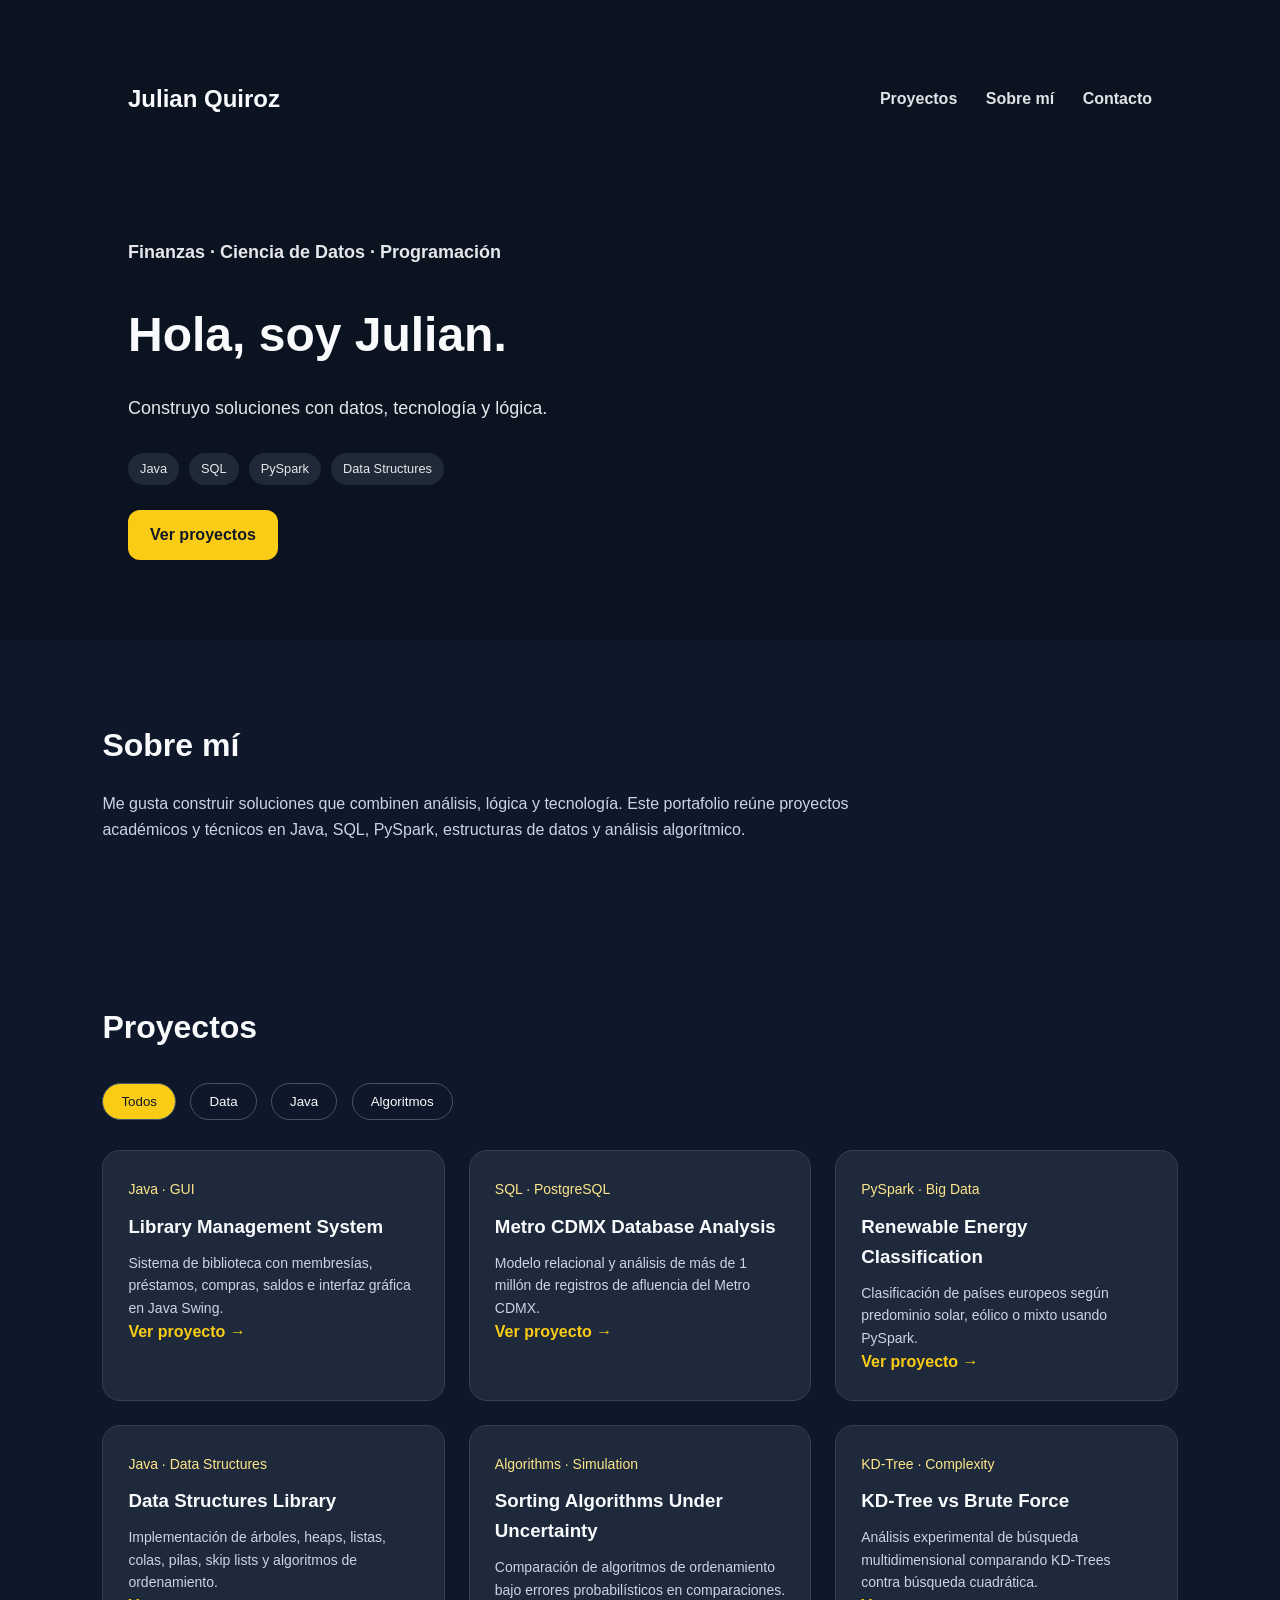
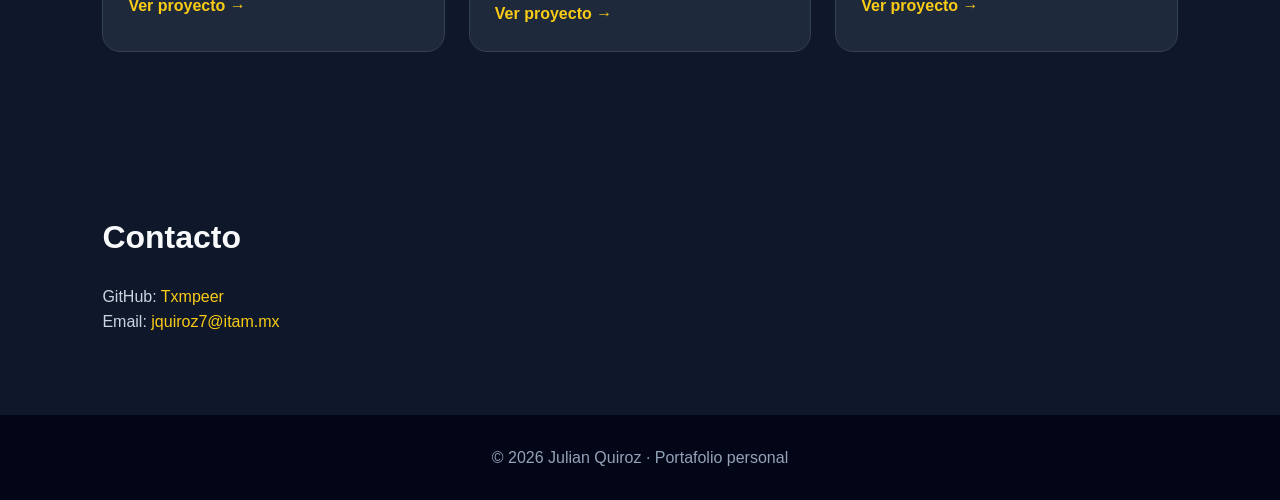
<file: index.html>
<!DOCTYPE html>
<html lang="es">
<head>
  <meta charset="UTF-8" />
  <meta name="viewport" content="width=device-width, initial-scale=1.0" />
  <title>Julian Quiroz | Portafolio</title>
  <link rel="stylesheet" href="styles.css" />
</head>
<body>

  <header class="hero">
    <nav>
      <h2>Julian Quiroz</h2>
      <div>
        <a href="#proyectos">Proyectos</a>
        <a href="#sobre-mi">Sobre mí</a>
        <a href="#contacto">Contacto</a>
      </div>
    </nav>

    <section class="hero-content">
      <p class="tag">Finanzas · Ciencia de Datos · Programación</p>
      <h1>Hola, soy Julian.</h1>

<p class="hero-sub">
  Construyo soluciones con datos, tecnología y lógica.
</p>

<div class="hero-tags">
  <span>Java</span>
  <span>SQL</span>
  <span>PySpark</span>
  <span>Data Structures</span>
</div>
      <a class="btn" href="#proyectos">Ver proyectos</a>
    </section>
  </header>

  <main>
    <section id="sobre-mi" class="section">
      <h2>Sobre mí</h2>
      <p>
        Me gusta construir soluciones que combinen análisis, lógica y tecnología.
        Este portafolio reúne proyectos académicos y técnicos en Java, SQL, PySpark,
        estructuras de datos y análisis algorítmico.
      </p>
    </section>

    <section id="proyectos" class="section">
      <h2>Proyectos</h2>

      <div class="filters">
        <button class="filter-btn active" data-filter="all">Todos</button>
        <button class="filter-btn" data-filter="data">Data</button>
        <button class="filter-btn" data-filter="java">Java</button>
        <button class="filter-btn" data-filter="algorithms">Algoritmos</button>
      </div>

      <div class="grid">

        <article class="card" data-category="java">
          <span>Java · GUI</span>
          <h3>Library Management System</h3>
          <p>Sistema de biblioteca con membresías, préstamos, compras, saldos e interfaz gráfica en Java Swing.</p>
          <a href="projects/library-system.html">Ver proyecto →</a>
        </article>

        <article class="card" data-category="data">
          <span>SQL · PostgreSQL</span>
          <h3>Metro CDMX Database Analysis</h3>
          <p>Modelo relacional y análisis de más de 1 millón de registros de afluencia del Metro CDMX.</p>
          <a href="projects/metro-sql.html">Ver proyecto →</a>
        </article>

        <article class="card" data-category="data">
          <span>PySpark · Big Data</span>
          <h3>Renewable Energy Classification</h3>
          <p>Clasificación de países europeos según predominio solar, eólico o mixto usando PySpark.</p>
          <a href="projects/pyspark-energy.html">Ver proyecto →</a>
        </article>

        <article class="card" data-category="algorithms">
          <span>Java · Data Structures</span>
          <h3>Data Structures Library</h3>
          <p>Implementación de árboles, heaps, listas, colas, pilas, skip lists y algoritmos de ordenamiento.</p>
          <a href="projects/data-structures.html">Ver proyecto →</a>
        </article>

        <article class="card" data-category="algorithms">
          <span>Algorithms · Simulation</span>
          <h3>Sorting Algorithms Under Uncertainty</h3>
          <p>Comparación de algoritmos de ordenamiento bajo errores probabilísticos en comparaciones.</p>
          <a href="projects/sorting-errors.html">Ver proyecto →</a>
        </article>

        <article class="card" data-category="algorithms">
          <span>KD-Tree · Complexity</span>
          <h3>KD-Tree vs Brute Force</h3>
          <p>Análisis experimental de búsqueda multidimensional comparando KD-Trees contra búsqueda cuadrática.</p>
          <a href="projects/kd-tree.html">Ver proyecto →</a>
        </article>

      </div>
    </section>

   <section id="contacto" class="section contacto">
  <h2>Contacto</h2>

  <p>
    GitHub:
    <a href="https://github.com/Txmpeer" target="_blank">
      Txmpeer
    </a>
  </p>

  <p>
    Email:
    <a href="mailto:jquiroz7@itam.mx">
      jquiroz7@itam.mx
    </a>
  </p>
</section>

  </main>

  <footer>
    <p>© 2026 Julian Quiroz · Portafolio personal</p>
  </footer>

  <script src="script.js"></script>
</body>
</html>
</file>
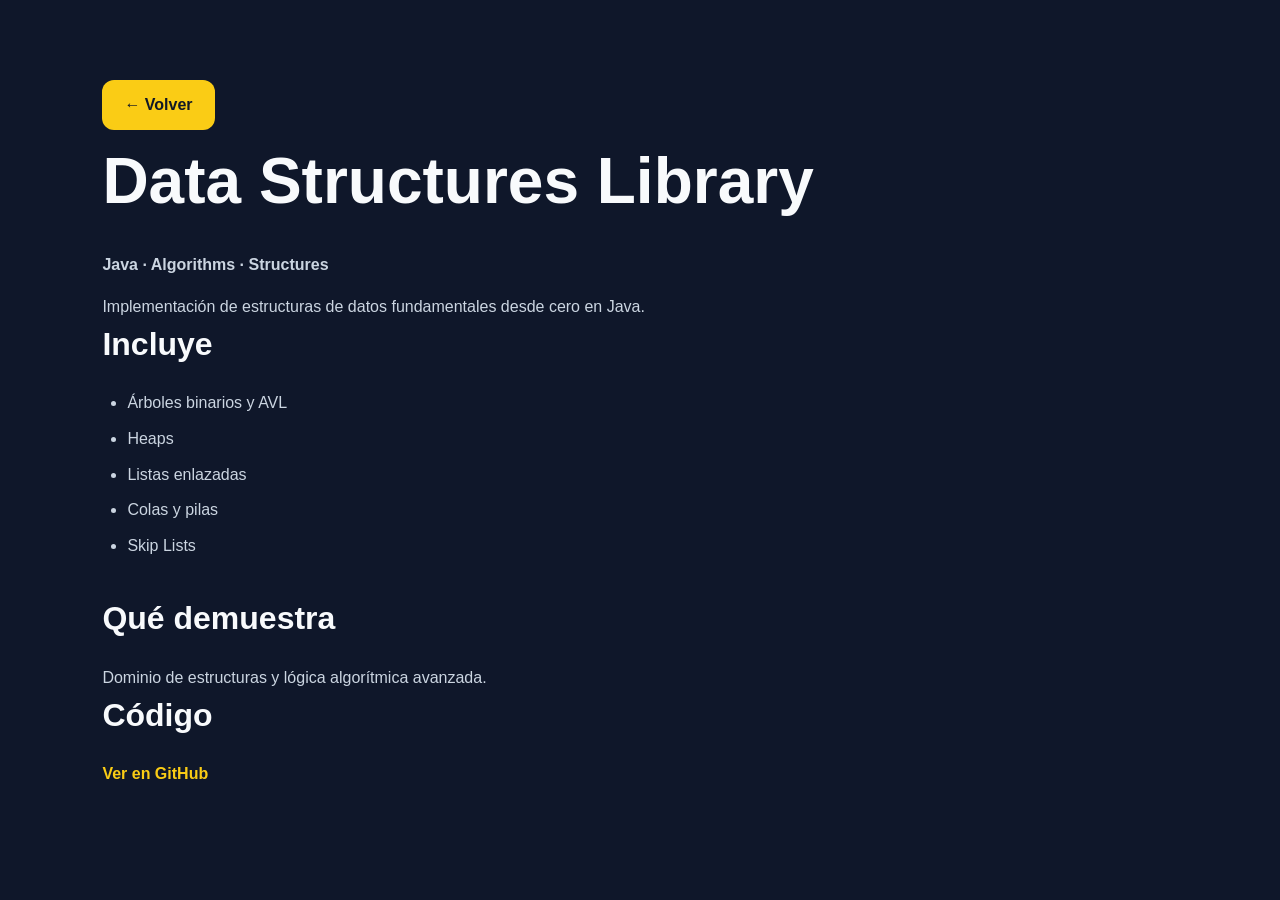
<file: projects/data-structures.html>
<!DOCTYPE html>
<html lang="es">
<head>
  <meta charset="UTF-8">
  <title>Data Structures | Julian Quiroz</title>
  <link rel="stylesheet" href="../styles.css">
</head>
<body>

<main class="section">
<a class="btn" href="../index.html">← Volver</a>

<h1>Data Structures Library</h1>

<p class="tag">Java · Algorithms · Structures</p>

<p>
Implementación de estructuras de datos fundamentales desde cero en Java.
</p>

<h2>Incluye</h2>
<ul class="project-list">
<li>Árboles binarios y AVL</li>
<li>Heaps</li>
<li>Listas enlazadas</li>
<li>Colas y pilas</li>
<li>Skip Lists</li>
</ul>

<h2>Qué demuestra</h2>
<p>
Dominio de estructuras y lógica algorítmica avanzada.
</p>

<h2>Código</h2>
<a class="project-link" href="https://github.com/Txmpeer/data-structures-java">Ver en GitHub</a>

</main>
</body>
</html>
</file>
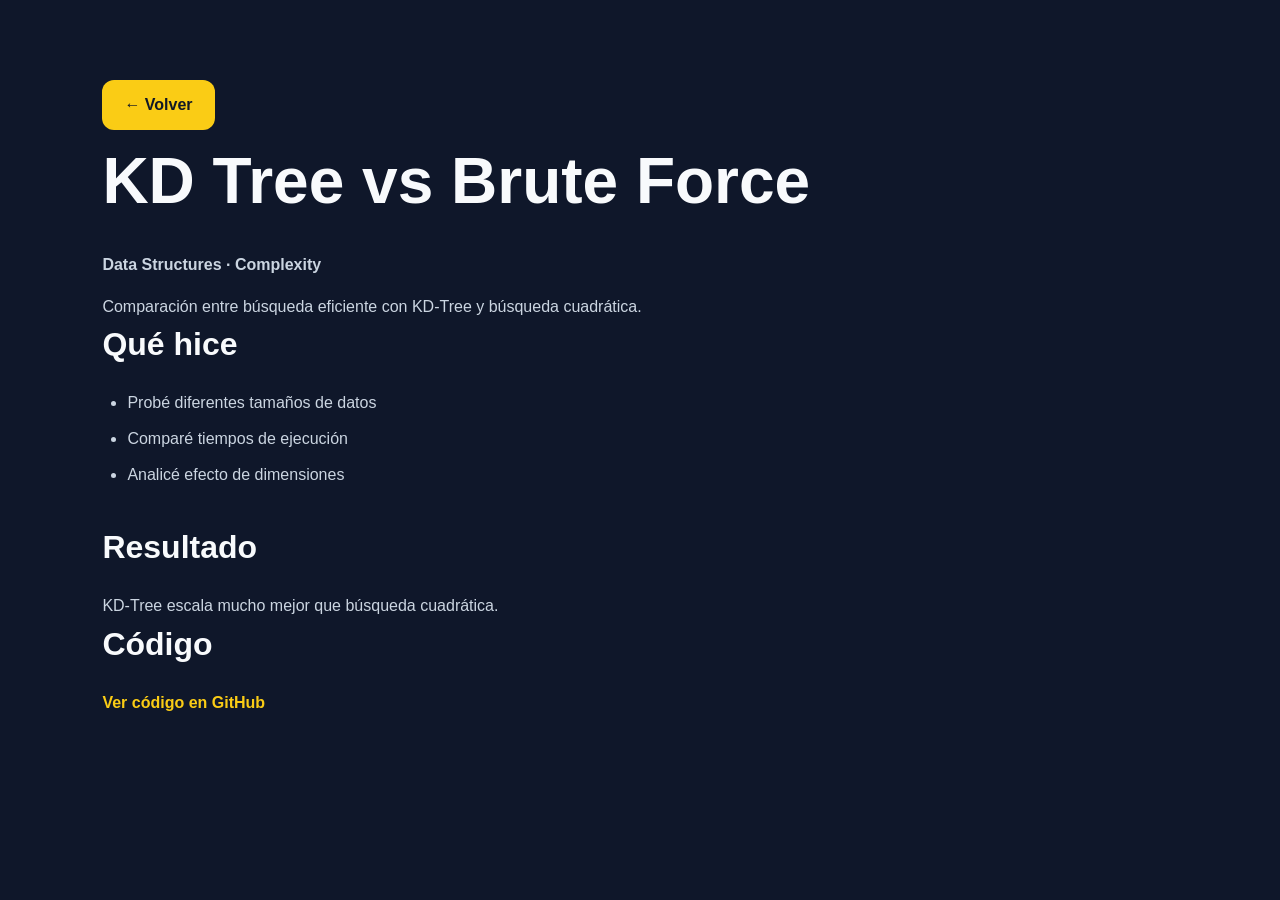
<file: projects/kd-tree.html>
<!DOCTYPE html>
<html lang="es">
<head>
  <meta charset="UTF-8">
  <title>KD Tree | Julian Quiroz</title>
  <link rel="stylesheet" href="../styles.css">
</head>
<body>

<main class="section">
<a class="btn" href="../index.html">← Volver</a>

<h1>KD Tree vs Brute Force</h1>

<p class="tag">Data Structures · Complexity</p>

<p>
Comparación entre búsqueda eficiente con KD-Tree y búsqueda cuadrática.
</p>

<h2>Qué hice</h2>
<ul class="project-list">
<li>Probé diferentes tamaños de datos</li>
<li>Comparé tiempos de ejecución</li>
<li>Analicé efecto de dimensiones</li>
</ul>

<h2>Resultado</h2>
<p>
KD-Tree escala mucho mejor que búsqueda cuadrática.
</p>

<h2>Código</h2>
<a class="project-link" href="https://github.com/Txmpeer/kd-tree-analysis" target="_blank">
  Ver código en GitHub
</a>

</main>
</body>
</html>
</file>
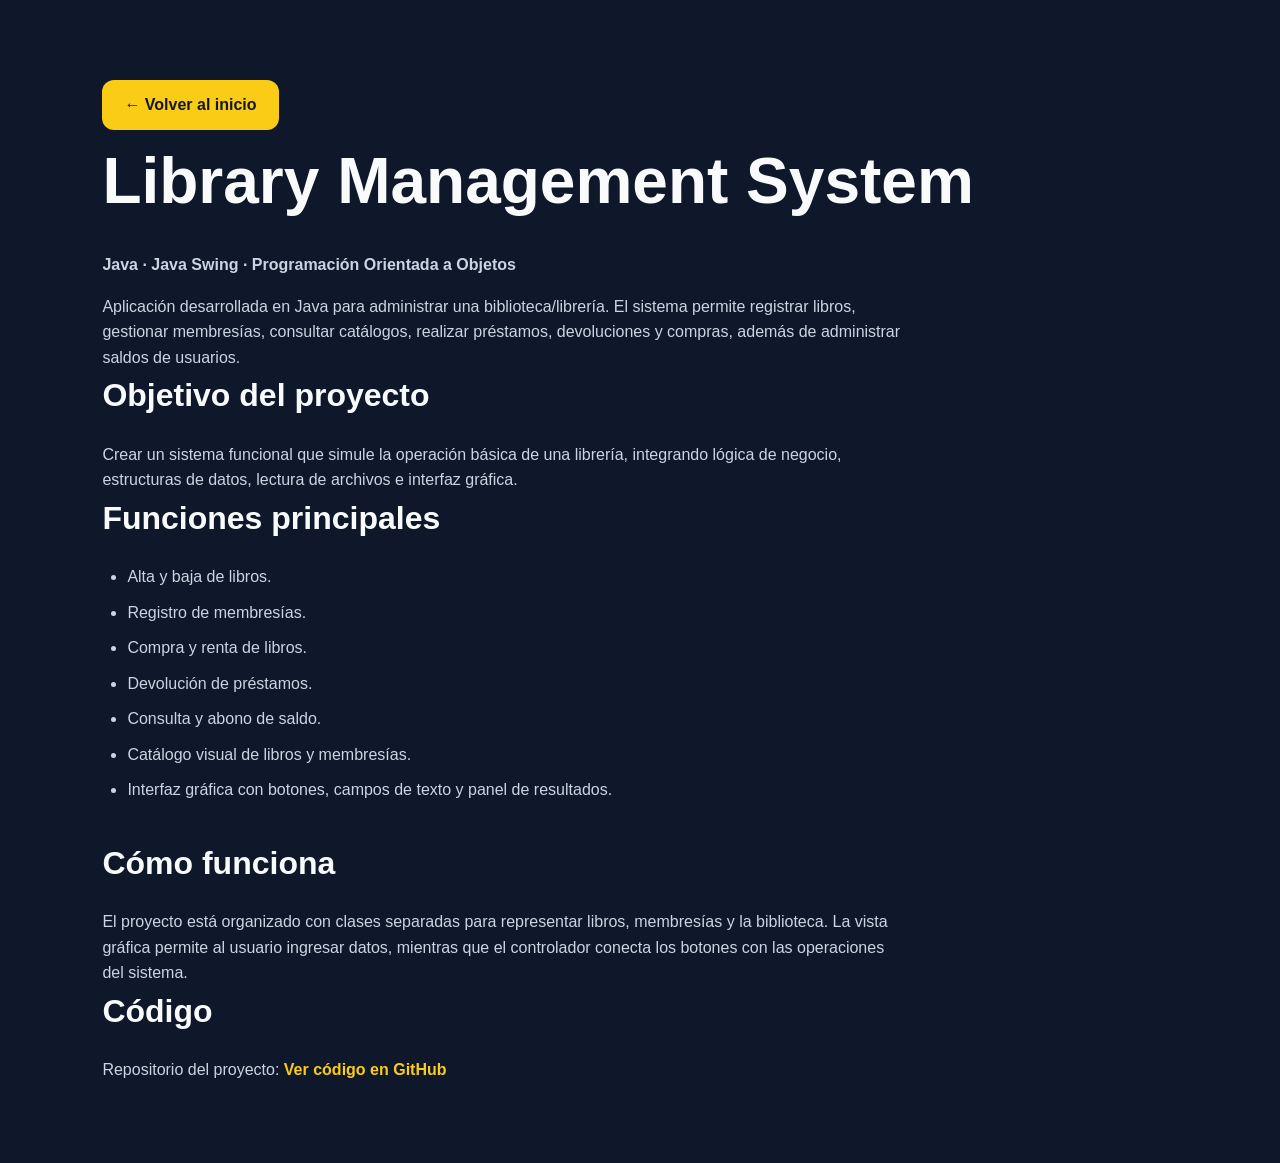
<file: projects/library-system.html>
<!DOCTYPE html>
<html lang="es">
<head>
  <meta charset="UTF-8" />
  <meta name="viewport" content="width=device-width, initial-scale=1.0" />
  <title>Library Management System | Julian Quiroz</title>
  <link rel="stylesheet" href="../styles.css" />
</head>
<body>

  <main class="section">
    <a class="btn" href="../index.html">← Volver al inicio</a>

    <h1>Library Management System</h1>

    <p class="tag">Java · Java Swing · Programación Orientada a Objetos</p>

    <p>
      Aplicación desarrollada en Java para administrar una biblioteca/librería.
      El sistema permite registrar libros, gestionar membresías, consultar catálogos,
      realizar préstamos, devoluciones y compras, además de administrar saldos de usuarios.
    </p>

    <h2>Objetivo del proyecto</h2>
    <p>
      Crear un sistema funcional que simule la operación básica de una librería,
      integrando lógica de negocio, estructuras de datos, lectura de archivos e
      interfaz gráfica.
    </p>

    <h2>Funciones principales</h2>
    <ul class="project-list">
      <li>Alta y baja de libros.</li>
      <li>Registro de membresías.</li>
      <li>Compra y renta de libros.</li>
      <li>Devolución de préstamos.</li>
      <li>Consulta y abono de saldo.</li>
      <li>Catálogo visual de libros y membresías.</li>
      <li>Interfaz gráfica con botones, campos de texto y panel de resultados.</li>
    </ul>

    <h2>Cómo funciona</h2>
    <p>
      El proyecto está organizado con clases separadas para representar libros,
      membresías y la biblioteca. La vista gráfica permite al usuario ingresar datos,
      mientras que el controlador conecta los botones con las operaciones del sistema.
    </p>

    <h2>Código</h2>
    <p>
      Repositorio del proyecto:
      <a class="project-link" href="https://github.com/Txmpeer/library-system-java" target="_blank">
        Ver código en GitHub
      </a>
    </p>
  </main>

</body>
</html>
</file>
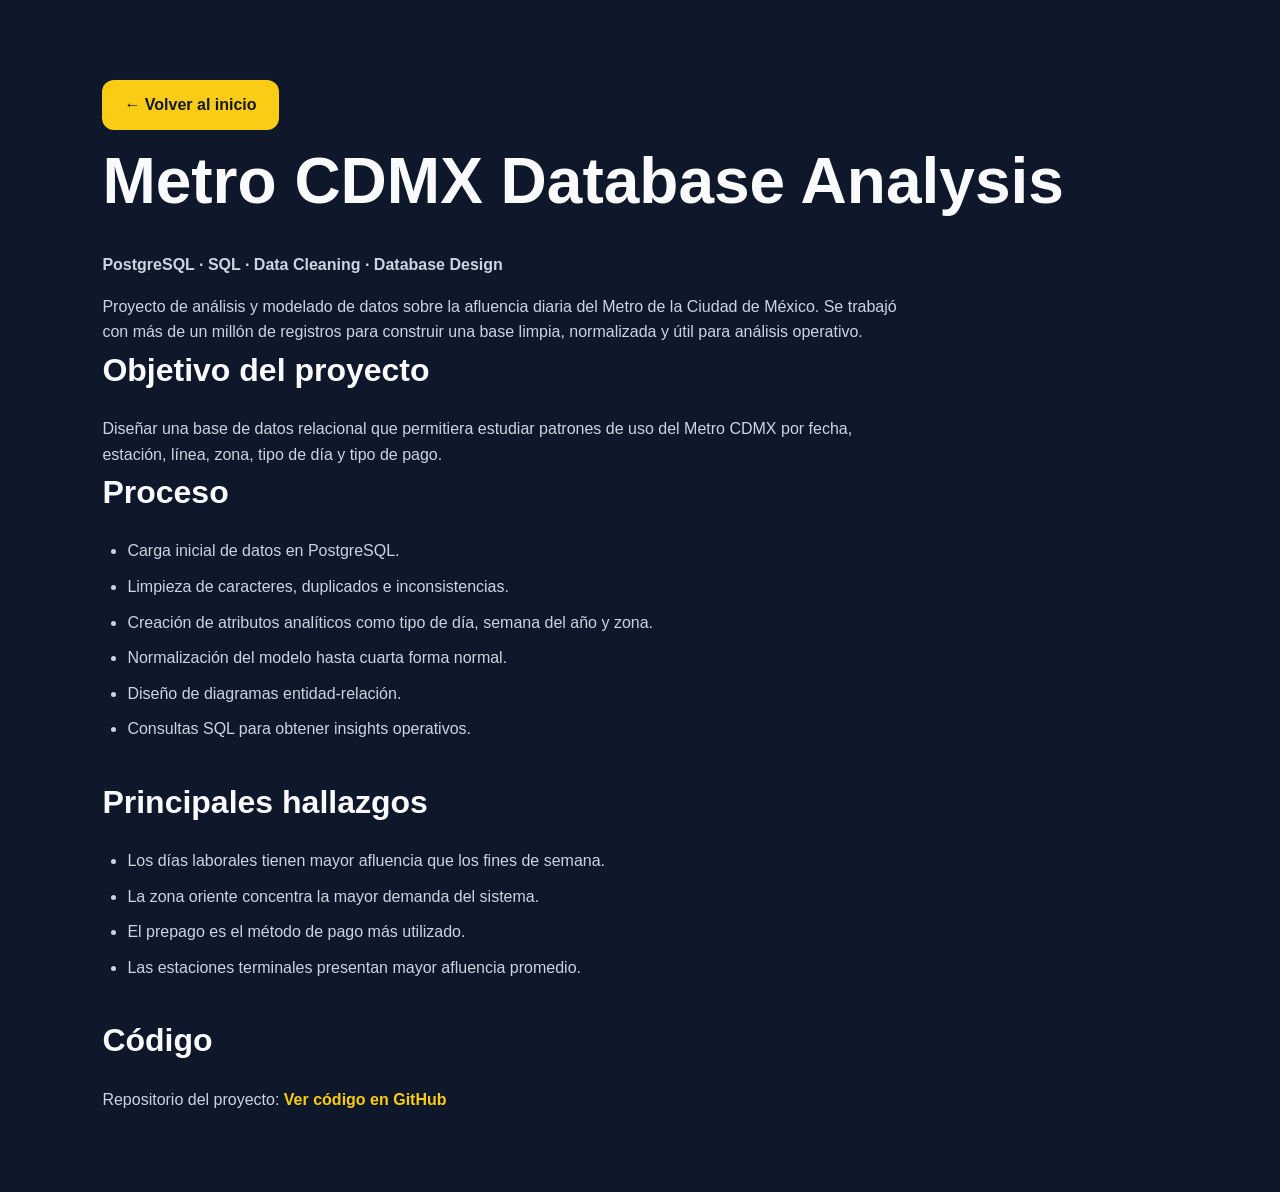
<file: projects/metro-sql.html>
<!DOCTYPE html>
<html lang="es">
<head>
  <meta charset="UTF-8" />
  <meta name="viewport" content="width=device-width, initial-scale=1.0" />
  <title>Metro CDMX Database Analysis | Julian Quiroz</title>
  <link rel="stylesheet" href="../styles.css" />
</head>
<body>

  <main class="section">
    <a class="btn" href="../index.html">← Volver al inicio</a>

    <h1>Metro CDMX Database Analysis</h1>

    <p class="tag">PostgreSQL · SQL · Data Cleaning · Database Design</p>

    <p>
      Proyecto de análisis y modelado de datos sobre la afluencia diaria del Metro de la Ciudad de México.
      Se trabajó con más de un millón de registros para construir una base limpia, normalizada y útil
      para análisis operativo.
    </p>

    <h2>Objetivo del proyecto</h2>
    <p>
      Diseñar una base de datos relacional que permitiera estudiar patrones de uso del Metro CDMX
      por fecha, estación, línea, zona, tipo de día y tipo de pago.
    </p>

    <h2>Proceso</h2>
    <ul class="project-list">
      <li>Carga inicial de datos en PostgreSQL.</li>
      <li>Limpieza de caracteres, duplicados e inconsistencias.</li>
      <li>Creación de atributos analíticos como tipo de día, semana del año y zona.</li>
      <li>Normalización del modelo hasta cuarta forma normal.</li>
      <li>Diseño de diagramas entidad-relación.</li>
      <li>Consultas SQL para obtener insights operativos.</li>
    </ul>

    <h2>Principales hallazgos</h2>
    <ul class="project-list">
      <li>Los días laborales tienen mayor afluencia que los fines de semana.</li>
      <li>La zona oriente concentra la mayor demanda del sistema.</li>
      <li>El prepago es el método de pago más utilizado.</li>
      <li>Las estaciones terminales presentan mayor afluencia promedio.</li>
    </ul>

    <h2>Código</h2>
    <p>
      Repositorio del proyecto:
      <a class="project-link" href="https://github.com/Txmpeer/metro-sql-analysis" target="_blank">Ver código en GitHub</a>
    </p>
  </main>

</body>
</html>
</file>
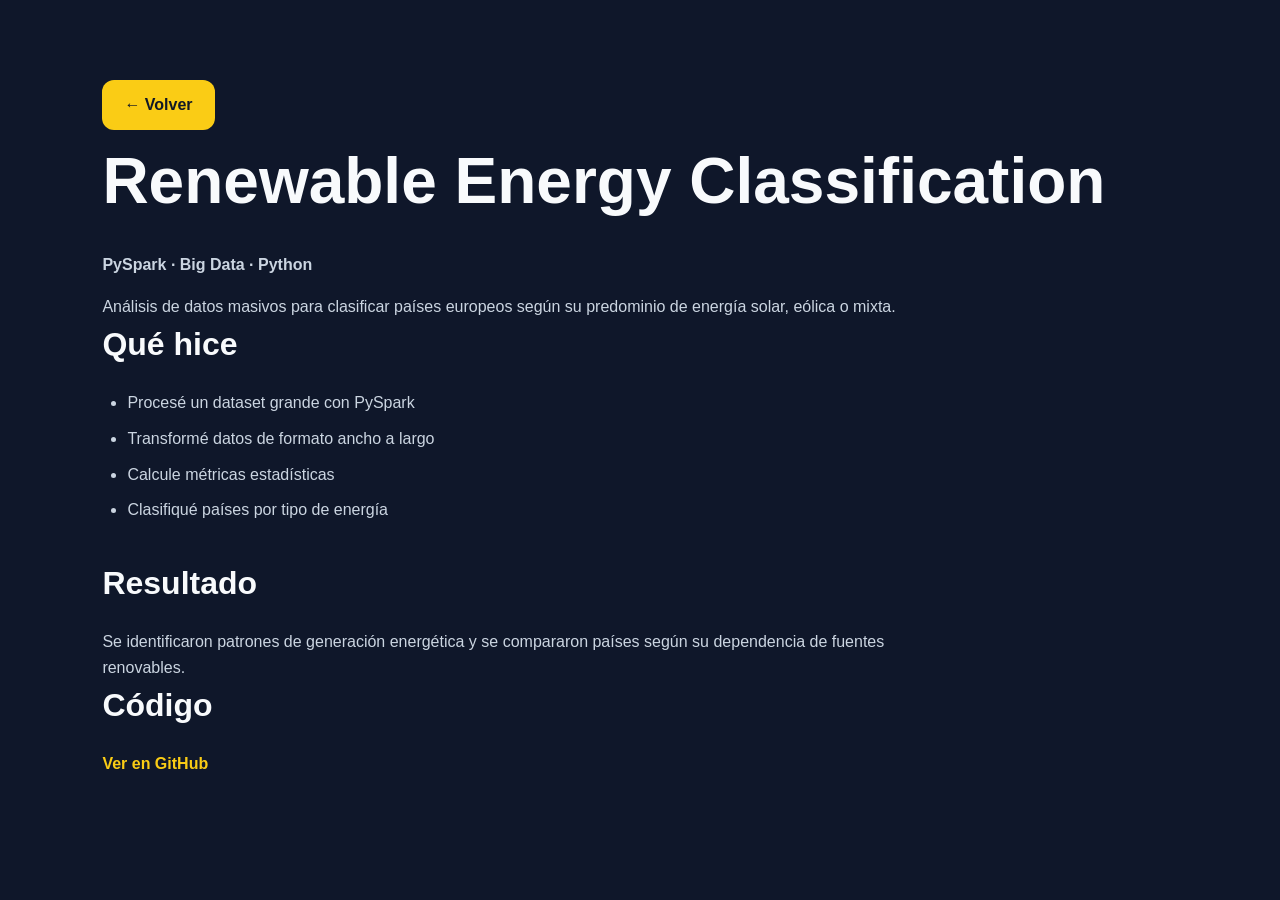
<file: projects/pyspark-energy.html>
<!DOCTYPE html>
<html lang="es">
<head>
  <meta charset="UTF-8">
  <title>Renewable Energy | Julian Quiroz</title>
  <link rel="stylesheet" href="../styles.css">
</head>
<body>

<main class="section">
<a class="btn" href="../index.html">← Volver</a>

<h1>Renewable Energy Classification</h1>

<p class="tag">PySpark · Big Data · Python</p>

<p>
Análisis de datos masivos para clasificar países europeos según su predominio
de energía solar, eólica o mixta.
</p>

<h2>Qué hice</h2>
<ul class="project-list">
<li>Procesé un dataset grande con PySpark</li>
<li>Transformé datos de formato ancho a largo</li>
<li>Calcule métricas estadísticas</li>
<li>Clasifiqué países por tipo de energía</li>
</ul>

<h2>Resultado</h2>
<p>
Se identificaron patrones de generación energética y se compararon países
según su dependencia de fuentes renovables.
</p>

<h2>Código</h2>
<a class="project-link" href="https://github.com/Txmpeer/pyspark-energy">Ver en GitHub</a>

</main>
</body>
</html>
</file>
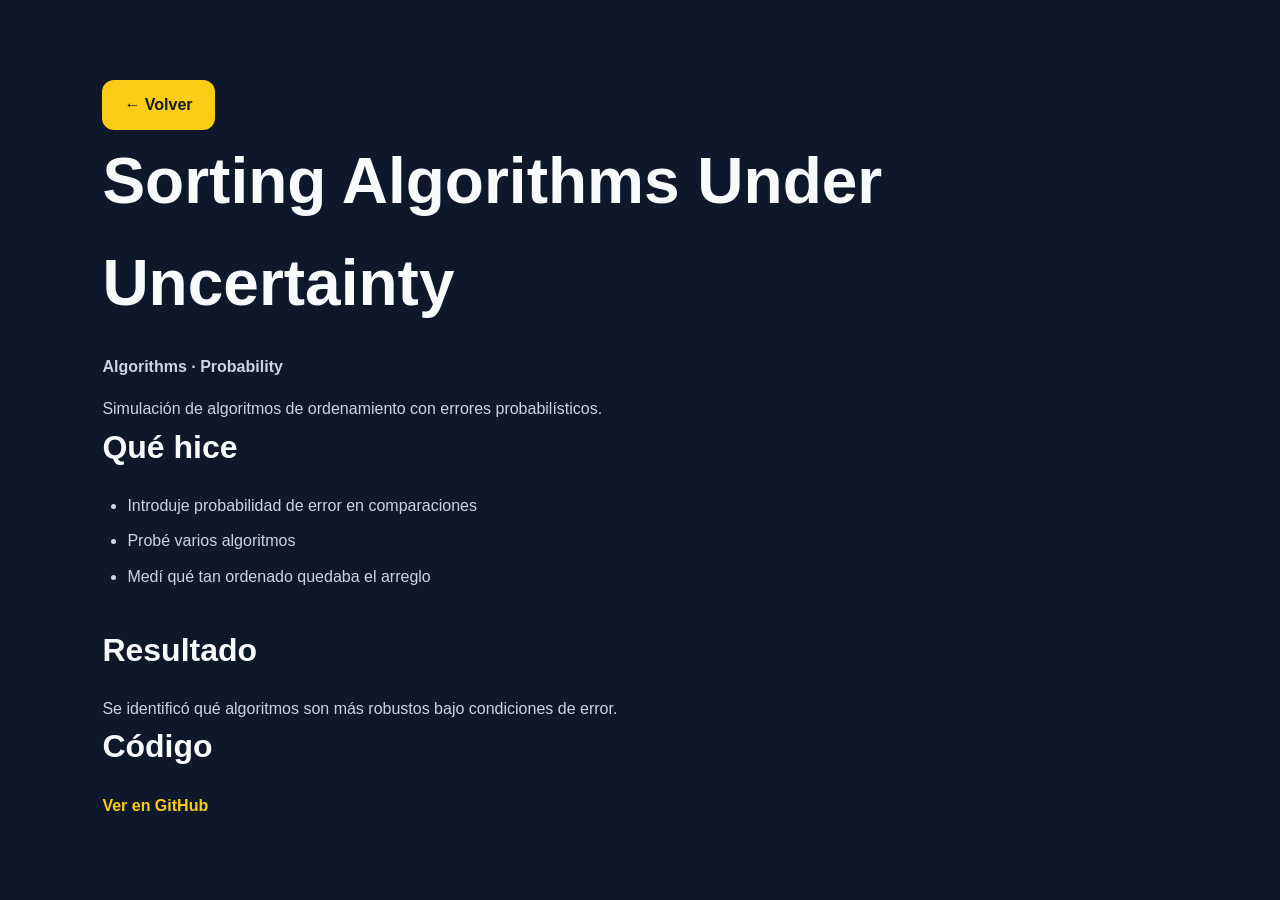
<file: projects/sorting-errors.html>
<!DOCTYPE html>
<html lang="es">
<head>
  <meta charset="UTF-8">
  <title>Sorting Errors | Julian Quiroz</title>
  <link rel="stylesheet" href="../styles.css">
</head>
<body>

<main class="section">
<a class="btn" href="../index.html">← Volver</a>

<h1>Sorting Algorithms Under Uncertainty</h1>

<p class="tag">Algorithms · Probability</p>

<p>
Simulación de algoritmos de ordenamiento con errores probabilísticos.
</p>

<h2>Qué hice</h2>
<ul class="project-list">
<li>Introduje probabilidad de error en comparaciones</li>
<li>Probé varios algoritmos</li>
<li>Medí qué tan ordenado quedaba el arreglo</li>
</ul>

<h2>Resultado</h2>
<p>
Se identificó qué algoritmos son más robustos bajo condiciones de error.
</p>

<h2>Código</h2>
<a class="project-link" href="https://github.com/Txmpeer/sorting-algorithms-errors">Ver en GitHub</a>

</main>
</body>
</html>
</file>
<file: styles.css>
* {
  margin: 0;
  padding: 0;
  box-sizing: border-box;
}

body {
  font-family: Arial, sans-serif;
  background: #0f172a;
  color: #f8fafc;
  line-height: 1.6;
}

a {
  color: inherit;
  text-decoration: none;
}

/* HERO */

.hero {
  background: #0b1220; /* mismo fondo oscuro */
  padding: 80px 10%;
  display: flex;
  flex-direction: column;
  justify-content: center;
}

nav {
  display: flex;
  justify-content: space-between;
  align-items: center;
  margin-bottom: 120px;
}

nav h2 {
  font-size: 24px;
}

nav a {
  margin-left: 24px;
  font-weight: bold;
  opacity: 0.9;
}

nav a:hover {
  opacity: 1;
  color: #fde68a;
}

.hero-content {
  max-width: 700px;
}

.tag {
  color: #fde68a;
  font-weight: bold;
  margin-bottom: 16px;
}

h1 {
  font-size: 64px;
  margin-bottom: 20px;
}

.hero-content p {
  font-size: 18px;
  color: #e5e7eb;
  margin-bottom: 30px;
}

.btn {
  display: inline-block;
  background: #facc15;
  color: #111827;
  padding: 12px 22px;
  border-radius: 12px;
  font-weight: bold;
}

.hero-sub {
  font-size: 1.2rem;
  color: #a0aec0;
  margin: 15px 0 25px;
}

.hero-tags {
  display: flex;
  gap: 10px;
  flex-wrap: wrap;
  margin-bottom: 25px;
}

.hero-tags span {
  background: #1f2937;
  padding: 6px 12px;
  border-radius: 999px;
  font-size: 0.8rem;
  color: #e5e7eb;
}

.hero h1 {
  font-size: 3rem;
  font-weight: 700;
}

/* SECTIONS */

.section {
  padding: 80px 8%;
}

.section h2 {
  font-size: 32px;
  margin-bottom: 20px;
}

.section p {
  max-width: 800px;
  color: #cbd5e1;
}

/* FILTERS */

.filters {
  margin: 30px 0;
}

.filter-btn {
  border: 1px solid #475569;
  background: transparent;
  color: #f8fafc;
  padding: 10px 18px;
  border-radius: 999px;
  margin-right: 10px;
  cursor: pointer;
}

.filter-btn.active,
.filter-btn:hover {
  background: #facc15;
  color: #111827;
}

/* CARDS */

.grid {
  display: grid;
  grid-template-columns: repeat(auto-fit, minmax(280px, 1fr));
  gap: 24px;
}

.card {
  background: #1e293b;
  padding: 25px;
  border-radius: 18px;
  border: 1px solid #334155;
  transition: 0.2s;
}

.card:hover {
  transform: translateY(-5px);
  border-color: #facc15;
}

.card span {
  color: #fde68a;
  font-size: 14px;
}

.card h3 {
  margin: 10px 0;
}

.card p {
  color: #cbd5e1;
  font-size: 14px;
}

.card a {
  color: #facc15;
  font-weight: bold;
}

/* CONTACT */

.contacto a {
  color: #facc15;
}

/* FOOTER */

footer {
  text-align: center;
  padding: 30px;
  background: #020617;
  color: #94a3b8;
}

.project-list {
  margin: 20px 0 35px 25px;
  color: #cbd5e1;
}

.project-list li {
  margin-bottom: 10px;
}

.project-link {
  color: #facc15;
  font-weight: bold;
}
</file>
